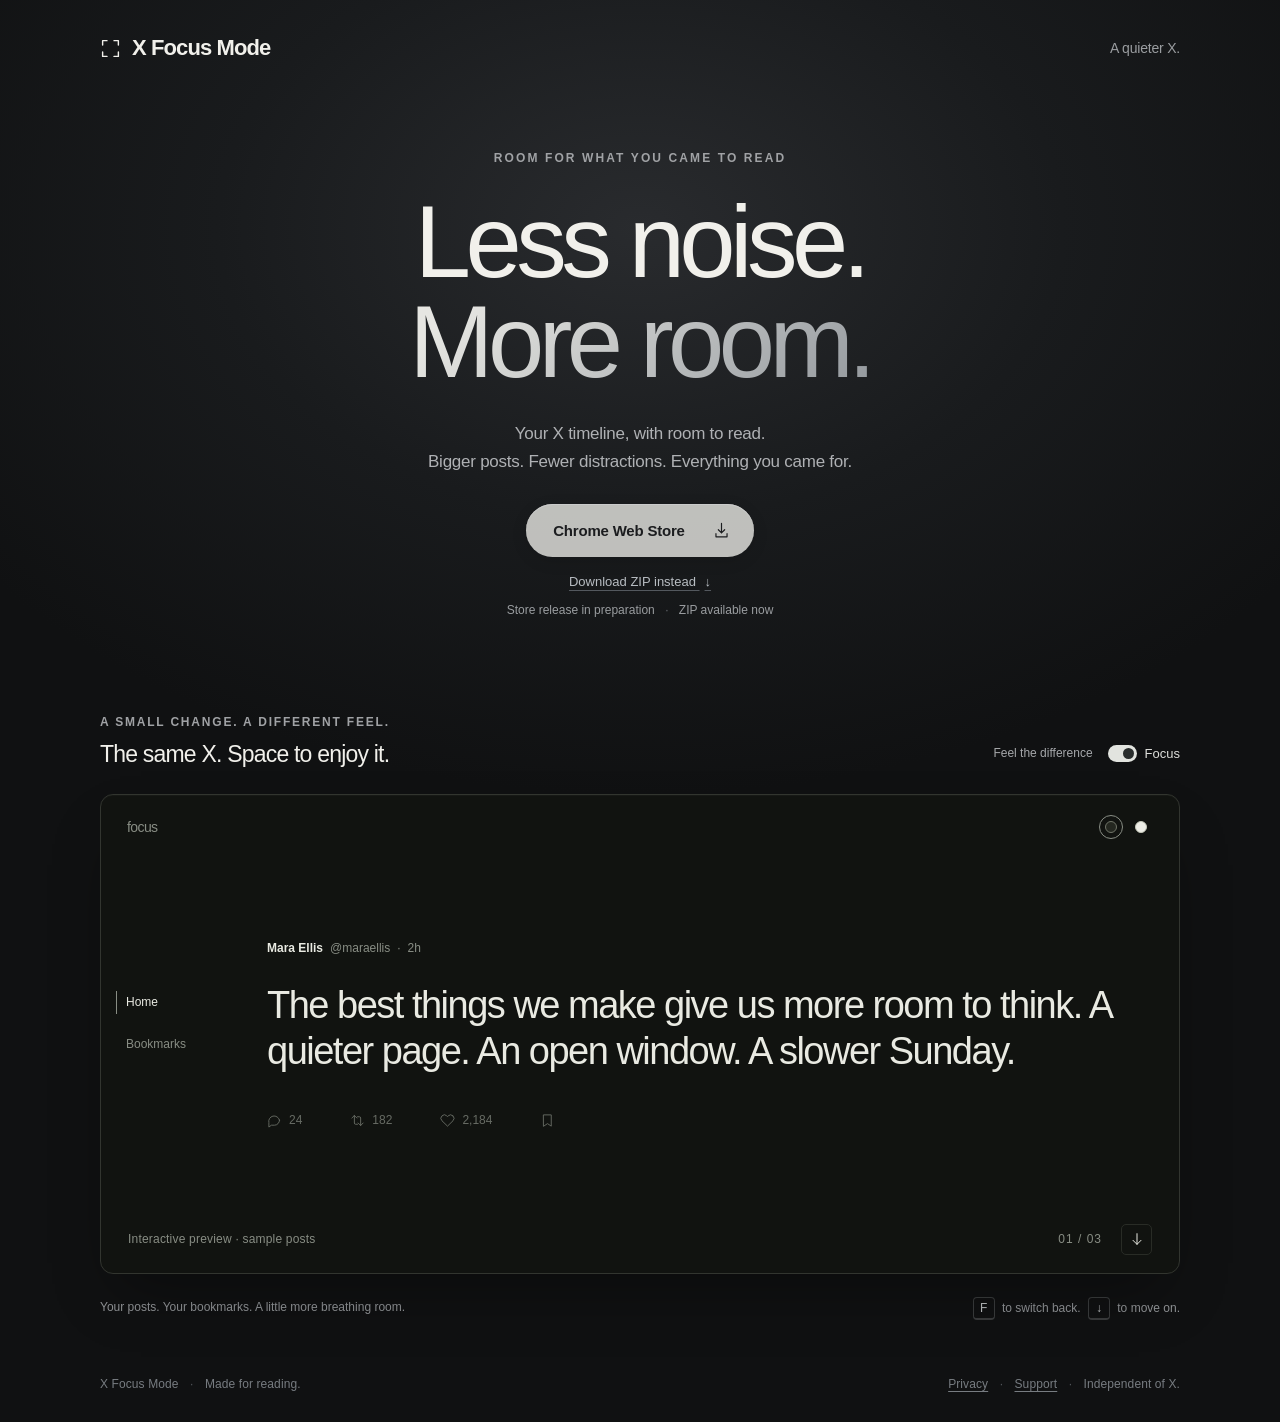
<file: index.html>
<!doctype html>
<html lang="en">
<head>
  <meta charset="UTF-8">
  <meta name="viewport" content="width=device-width, initial-scale=1">
  <meta name="theme-color" content="#101112">
  <title>X Focus Mode — a quieter X</title>
  <meta name="description" content="Your X timeline, with room to read. Get X Focus Mode for Chrome: a quieter layout, readable posts, and your bookmarks, all in one place.">
  <meta property="og:title" content="X Focus Mode — a quieter X">
  <meta property="og:description" content="Less noise. More room. Download the Chrome extension that gives your X timeline room to breathe.">
  <meta property="og:type" content="website">
  <meta property="og:url" content="https://belfiore.github.io/x-focus-mode">
  <link rel="canonical" href="https://belfiore.github.io/x-focus-mode/">
  <meta property="og:image" content="https://belfiore.github.io/x-focus-mode/social-card.png">
  <meta property="og:image:width" content="1400">
  <meta property="og:image:height" content="560">
  <meta property="og:image:alt" content="X Focus Mode — Less noise. More room.">
  <meta name="twitter:card" content="summary_large_image">
  <link rel="icon" type="image/svg+xml" href="icon.svg">
  <link rel="stylesheet" href="styles.css">
  <script src="app.js" defer></script>
</head>
<body>
  <header class="site-header wrap">
    <a class="brand" href="#top" aria-label="X Focus Mode home"><svg viewBox="0 0 24 24" fill="none" aria-hidden="true"><path d="M8 3H3v5M16 3h5v5M3 16v5h5M21 16v5h-5"/></svg><span>X Focus Mode</span></a>
    <span class="header-note">A quieter X.</span>
  </header>
  <main id="top">
    <section class="hero wrap" aria-labelledby="hero-title">
      <p class="eyebrow enter">ROOM FOR WHAT YOU CAME TO READ</p>
      <h1 class="enter" id="hero-title">Less noise.<br><span>More room.</span></h1>
      <p class="hero-copy enter">Your X timeline, with room to read.<br> Bigger posts. Fewer distractions. Everything you came for.</p>
      <div class="download-group enter">
        <button class="download-button store-pending" type="button" disabled aria-label="Chrome Web Store release is being prepared"><span>Chrome Web Store</span><svg viewBox="0 0 24 24" fill="none" aria-hidden="true"><path d="M12 3v12m-4-4 4 4 4-4M5 16v4h14v-4"/></svg></button>
        <a class="zip-download" href="downloads/x-focus-mode-1.0.0.zip" download="x-focus-mode-1.0.0.zip">Download ZIP instead <span aria-hidden="true">↓</span></a>
        <p class="download-note">Store release in preparation <span>·</span> ZIP available now</p>
        <p class="download-status" role="status" aria-live="polite"></p>
      </div>
    </section>

    <section class="experience wrap" aria-labelledby="experience-title">
      <div class="experience-heading">
        <div><p class="eyebrow">A SMALL CHANGE. A DIFFERENT FEEL.</p><h2 id="experience-title">The same X. Space to enjoy it.</h2></div>
        <div class="preview-control"><span id="compare-label">Feel the difference</span><button id="reader-toggle" class="reader-toggle" role="switch" aria-checked="true" aria-label="Focus preview"><span class="toggle-track"><span></span></span><span>Focus</span></button></div>
      </div>
      <div class="reader-preview" id="reader-preview" data-reader="true" data-theme="dark">
        <div class="preview-top"><span class="preview-brand">focus<span class="preview-original">X</span></span><div class="preview-appearance" role="group" aria-label="Preview appearance"><button class="appearance active" data-theme="dark" aria-label="Black appearance" aria-pressed="true"><span class="swatch black"></span></button><button class="appearance" data-theme="light" aria-label="White appearance" aria-pressed="false"><span class="swatch white"></span></button></div></div>
        <nav class="preview-nav" aria-label="Preview feed"><button class="selected" data-feed="home" aria-current="page">Home</button><button data-feed="bookmarks">Bookmarks</button><span class="native-only">Explore</span><span class="native-only">Notifications</span><span class="native-only">Messages</span></nav>
        <div class="post-stage"><article class="preview-post" aria-live="polite" aria-atomic="true"><p class="post-author"><span class="avatar">m</span><strong id="author">Mara Ellis</strong><span id="handle">@maraellis</span><span>·</span><span>2h</span></p><p class="post-copy" id="post-copy">The best things we make give us more room to think. A quieter page. An open window. A slower Sunday.</p><div class="post-actions" aria-hidden="true"><span><svg viewBox="0 0 24 24"><path d="M20 11.5a8 8 0 0 1-8 8H7l-4 3v-7a8 8 0 1 1 17-4Z"/></svg>24</span><span><svg viewBox="0 0 24 24"><path d="m3 8 4-4 4 4M7 4v12a2 2 0 0 0 2 2h3m9-2-4 4-4-4m4 4V8a2 2 0 0 0-2-2h-3"/></svg>182</span><span><svg viewBox="0 0 24 24"><path d="M20.8 4.6a5.5 5.5 0 0 0-7.8 0L12 5.7l-1.1-1.1a5.5 5.5 0 0 0-7.8 7.8L12 21l8.8-8.6a5.5 5.5 0 0 0 0-7.8Z"/></svg>2,184</span><svg viewBox="0 0 24 24"><path d="M6 3h12v18l-6-4-6 4Z"/></svg></div></article></div>
        <aside class="preview-noise native-only" aria-hidden="true"><span>What’s happening</span><div>Trending now<i></i><i></i></div><div>More for you<i></i><i></i></div></aside>
        <div class="preview-bottom"><span class="sample-label">Interactive preview · sample posts</span><div class="post-stepper"><span id="post-position">01 / 03</span><button id="next-post" aria-label="Next preview post" title="Next post"><svg viewBox="0 0 24 24" fill="none" aria-hidden="true"><path d="M12 4v16m-6-6 6 6 6-6"/></svg></button></div></div>
      </div>
      <div class="experience-footer"><p>Your posts. Your bookmarks. A little more breathing room.</p><span><kbd>F</kbd> to switch back. <kbd>↓</kbd> to move on.</span></div>
    </section>
  </main>
  <footer class="site-footer wrap"><span>X Focus Mode <span class="footer-dot">·</span> Made for reading.</span><span><a href="privacy.html">Privacy</a> <span class="footer-dot">·</span> <a href="https://github.com/Belfiore/x-focus-mode/issues">Support</a> <span class="footer-dot">·</span> Independent of X.</span></footer>
</body>
</html>
</file>
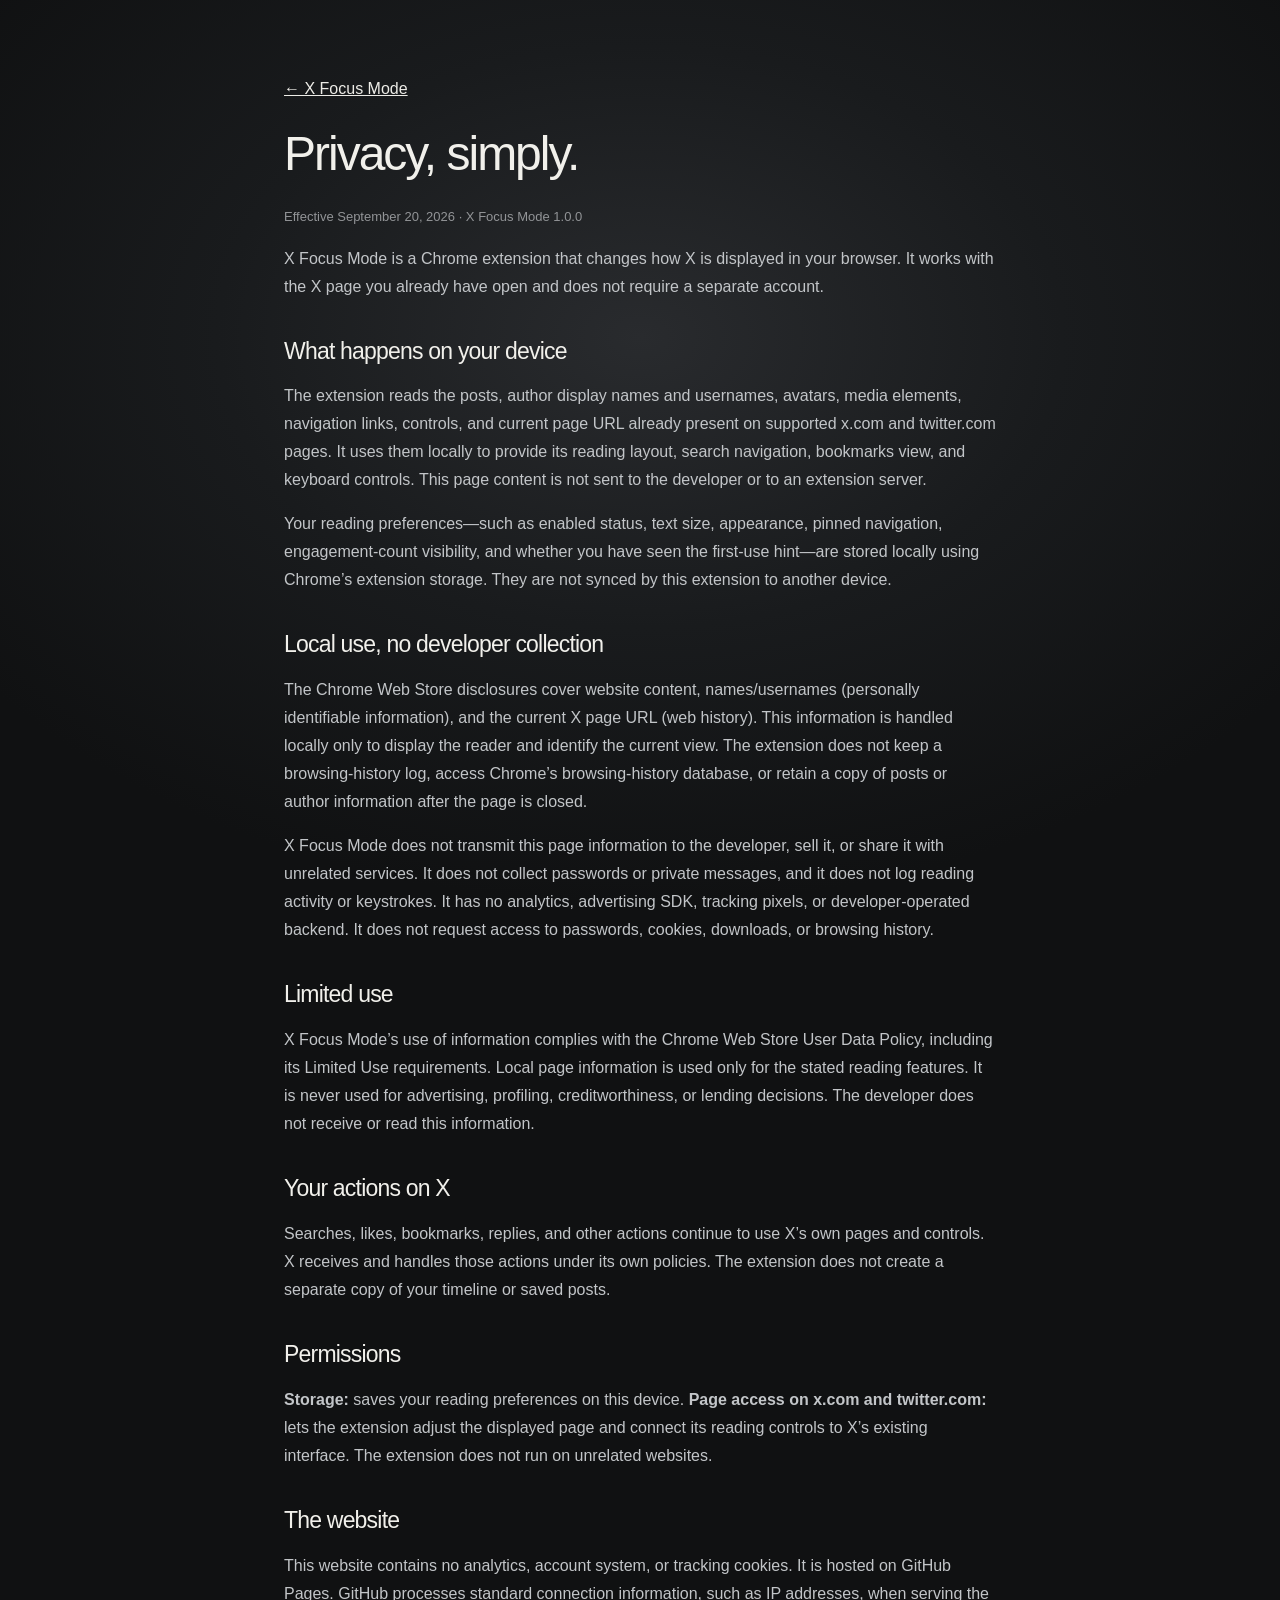
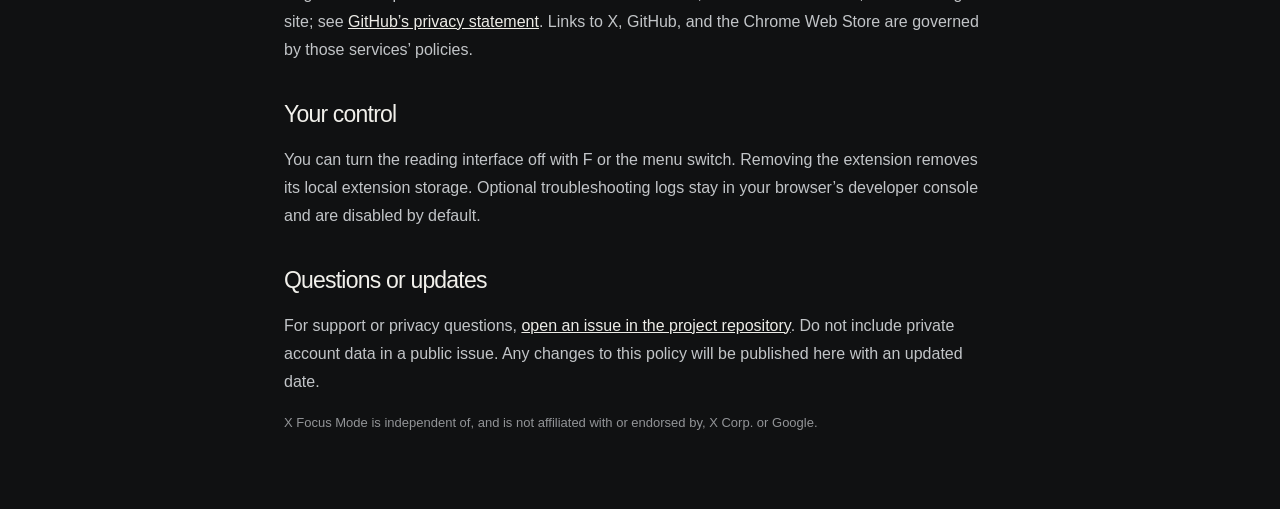
<file: privacy.html>
<!doctype html>
<html lang="en"><head><meta charset="utf-8"><meta name="viewport" content="width=device-width,initial-scale=1"><meta name="theme-color" content="#101112"><title>Privacy — X Focus Mode</title><meta name="description" content="How X Focus Mode handles data: local reading preferences, no analytics, and no transmission of your timeline to the developer."><link rel="stylesheet" href="styles.css"></head>
<body><main class="policy"><a href="./">← X Focus Mode</a><h1>Privacy, simply.</h1><p class="meta">Effective September 20, 2026 · X Focus Mode 1.0.0</p><p>X Focus Mode is a Chrome extension that changes how X is displayed in your browser. It works with the X page you already have open and does not require a separate account.</p>
<h2>What happens on your device</h2><p>The extension reads the posts, author display names and usernames, avatars, media elements, navigation links, controls, and current page URL already present on supported x.com and twitter.com pages. It uses them locally to provide its reading layout, search navigation, bookmarks view, and keyboard controls. This page content is not sent to the developer or to an extension server.</p><p>Your reading preferences—such as enabled status, text size, appearance, pinned navigation, engagement-count visibility, and whether you have seen the first-use hint—are stored locally using Chrome’s extension storage. They are not synced by this extension to another device.</p>
<h2>Local use, no developer collection</h2><p>The Chrome Web Store disclosures cover website content, names/usernames (personally identifiable information), and the current X page URL (web history). This information is handled locally only to display the reader and identify the current view. The extension does not keep a browsing-history log, access Chrome’s browsing-history database, or retain a copy of posts or author information after the page is closed.</p><p>X Focus Mode does not transmit this page information to the developer, sell it, or share it with unrelated services. It does not collect passwords or private messages, and it does not log reading activity or keystrokes. It has no analytics, advertising SDK, tracking pixels, or developer-operated backend. It does not request access to passwords, cookies, downloads, or browsing history.</p>
<h2>Limited use</h2><p>X Focus Mode’s use of information complies with the Chrome Web Store User Data Policy, including its Limited Use requirements. Local page information is used only for the stated reading features. It is never used for advertising, profiling, creditworthiness, or lending decisions. The developer does not receive or read this information.</p>
<h2>Your actions on X</h2><p>Searches, likes, bookmarks, replies, and other actions continue to use X’s own pages and controls. X receives and handles those actions under its own policies. The extension does not create a separate copy of your timeline or saved posts.</p>
<h2>Permissions</h2><p><strong>Storage:</strong> saves your reading preferences on this device. <strong>Page access on x.com and twitter.com:</strong> lets the extension adjust the displayed page and connect its reading controls to X’s existing interface. The extension does not run on unrelated websites.</p>
<h2>The website</h2><p>This website contains no analytics, account system, or tracking cookies. It is hosted on GitHub Pages. GitHub processes standard connection information, such as IP addresses, when serving the site; see <a href="https://docs.github.com/en/site-policy/privacy-policies/github-general-privacy-statement">GitHub’s privacy statement</a>. Links to X, GitHub, and the Chrome Web Store are governed by those services’ policies.</p>
<h2>Your control</h2><p>You can turn the reading interface off with F or the menu switch. Removing the extension removes its local extension storage. Optional troubleshooting logs stay in your browser’s developer console and are disabled by default.</p>
<h2>Questions or updates</h2><p>For support or privacy questions, <a href="https://github.com/Belfiore/x-focus-mode/issues">open an issue in the project repository</a>. Do not include private account data in a public issue. Any changes to this policy will be published here with an updated date.</p><p class="meta">X Focus Mode is independent of, and is not affiliated with or endorsed by, X Corp. or Google.</p></main></body></html>
</file>
<file: styles.css>
@charset "UTF-8";
:root{color-scheme:dark;--bg:#101112;--text:#f1f0eb;--muted:#929497;--line:rgba(255,255,255,.1);font-family:-apple-system,BlinkMacSystemFont,"Segoe UI",Helvetica,Arial,sans-serif;font-synthesis:none}
*{box-sizing:border-box}html{scroll-behavior:smooth}body{margin:0;color:var(--text);background:radial-gradient(ellipse 75% 660px at 50% 16%,#292b2e 0%,#191b1d 44%,#101112 86%);min-width:320px}button,a{-webkit-tap-highlight-color:transparent}button{font:inherit}button,a{touch-action:manipulation}button{cursor:pointer}button:focus-visible,a:focus-visible{outline:2px solid #e7e7e3;outline-offset:5px}a{color:inherit}svg{flex-shrink:0;stroke:currentColor;stroke-width:1.5;stroke-linecap:round;stroke-linejoin:round}.wrap{width:min(1080px,calc(100% - 96px));margin-inline:auto}.site-header{display:flex;align-items:center;justify-content:space-between;padding-top:35px}.brand{display:flex;align-items:center;gap:11px;text-decoration:none;font-size:26px;font-weight:550;letter-spacing:-1.4px}.brand svg{width:21px;height:21px;stroke-width:1.6}.header-note{font-size:14px;color:#9a9da0;letter-spacing:-.2px}.hero{text-align:center;padding:88px 0 65px}.eyebrow{font-size:12px;font-weight:550;letter-spacing:2.1px;color:#a0a2a5;margin:0 0 24px;line-height:1.6}h1{font-size:clamp(64px,7.9vw,104px);line-height:.99;font-weight:530;letter-spacing:-.055em;margin:0}h1 span{background:linear-gradient(135deg,#e6e6e2 12%,#92979c 100%);background-clip:text;-webkit-background-clip:text;color:transparent}h1 br{line-height:1.08}.hero-copy{font-size:17px;line-height:1.65;letter-spacing:-.25px;color:#afb1b4;margin:28px 0 27px}.download-group{display:flex;align-items:center;flex-direction:column;position:relative}.download-button{display:inline-flex;align-items:center;gap:27px;background:#efefea;color:#1d1e20;padding:17px 23px 17px 27px;border-radius:100px;text-decoration:none;font-size:15px;font-weight:600;letter-spacing:-.2px;box-shadow:0 1px 0 rgba(255,255,255,.9) inset,0 4px 18px rgba(0,0,0,.15);transition:background .2s,transform .25s,box-shadow .25s;overflow:hidden;position:relative}.download-button svg{width:19px;height:19px;transition:transform .25s}.download-button:hover{background:#fff;transform:translateY(-2px);box-shadow:0 0 30px rgba(255,255,255,.08),0 9px 24px rgba(0,0,0,.2)}.download-button:hover svg{transform:translateY(2px)}.download-button:active{transform:translateY(0) scale(.98)}.download-note{font-size:12px;color:#9a9da0;line-height:1.6;margin:15px 0 0}.download-note span{padding:0 7px;color:#64686d}.download-status{position:absolute;top:100%;margin:9px 0 0;font-size:12px;color:#c6c8c9}.experience{padding-top:28px}.experience-heading{display:flex;align-items:flex-end;justify-content:space-between;gap:20px;margin:0 0 24px}.experience-heading .eyebrow{font-size:12px;margin-bottom:8px;letter-spacing:1.8px}h2{font-size:23px;font-weight:450;line-height:1.3;letter-spacing:-.8px;margin:0}.preview-control{display:flex;align-items:center;gap:15px;padding-bottom:1px;font-size:12px;color:#a6a8ab}.reader-toggle{display:flex;align-items:center;gap:8px;background:transparent;color:#dddeda;border:0;padding:7px 0;font-size:13px}.toggle-track{display:block;width:29px;height:17px;border-radius:20px;background:#e2e4df;transition:background .25s;position:relative}.toggle-track>span{display:block;position:absolute;top:3px;left:15px;width:11px;height:11px;border-radius:50%;background:#292d2c;transition:left .25s,background .25s}.reader-toggle[aria-checked=false] .toggle-track{background:#44484a}.reader-toggle[aria-checked=false] .toggle-track>span{left:3px;background:#b8bcbd}.reader-preview{--paper:#111310;--ink:#e9eae2;--quiet:#888d84;--rule:#292c26;position:relative;display:grid;grid-template-columns:132px minmax(0,1fr);grid-template-rows:64px 360px 54px;background:var(--paper);border:1px solid #32352f;border-radius:13px;box-shadow:0 1px 0 rgba(255,255,255,.025) inset,0 30px 60px -20px rgba(0,0,0,.4);overflow:hidden;transition:background .35s,border-color .35s;color:var(--ink)}.reader-preview[data-theme=light]{--paper:#f5f4ee;--ink:#262722;--quiet:#72756b;--rule:#dbddd3;border-color:#dbddd3;color-scheme:light}.preview-top{display:flex;align-items:center;justify-content:space-between;padding:23px 26px;grid-column:1/-1;z-index:1}.preview-brand{font-size:14px;font-weight:500;letter-spacing:-.6px;color:var(--quiet);position:relative}.preview-original{display:none}.preview-appearance{display:flex;gap:6px}.appearance{width:24px;height:24px;padding:5px;border-radius:50%;border:1px solid transparent;background:transparent;display:grid;place-items:center}.appearance.active{border-color:var(--quiet)}.swatch{width:12px;height:12px;border-radius:50%;display:block}.swatch.black{background:#242720;border:1px solid #707468}.swatch.white{background:#edede6;border:1px solid #c5c8ba}.preview-nav{display:flex;flex-direction:column;align-items:flex-start;justify-content:center;gap:13px;padding-left:25px;padding-bottom:30px;grid-row:2}.preview-nav button,.preview-nav>span{background:none;border:0;padding:7px 0;color:var(--quiet);font-size:12px;line-height:1.3;text-align:left;position:relative}.preview-nav button.selected{color:var(--ink)}.preview-nav button.selected:before{content:"";width:1px;height:23px;background:var(--quiet);position:absolute;left:-10px;top:3px}.post-stage{display:flex;align-items:center;grid-column:2;grid-row:2;padding:15px 66px 24px 34px;min-width:0}.preview-post{width:100%;transition:opacity .17s,transform .17s}.preview-post.changing{opacity:0;transform:translateY(9px)}.post-author{display:flex;align-items:center;gap:7px;font-size:12px;color:var(--quiet);margin:0 0 27px;white-space:nowrap}.post-author strong{font-weight:550;color:var(--ink)}.avatar{display:none}.post-copy{font-size:clamp(25px,3.1vw,38px);letter-spacing:-1.5px;font-weight:400;line-height:1.22;margin:0;text-wrap:pretty;transition:font-size .35s,letter-spacing .35s}.post-actions{display:flex;align-items:center;gap:48px;color:var(--quiet);opacity:.72;font-size:12px;margin-top:38px}.post-actions span{display:flex;align-items:center;gap:7px}.post-actions svg{width:15px;height:15px;fill:none}.preview-bottom{grid-column:1/-1;display:flex;justify-content:space-between;align-items:center;padding:0 27px 13px;color:var(--quiet)}.sample-label{font-size:12px;letter-spacing:.2px}.post-stepper{display:flex;align-items:center;gap:19px;font-size:12px;font-variant-numeric:tabular-nums}.post-stepper>span{letter-spacing:1px}.post-stepper button{width:31px;height:31px;background:transparent;border:1px solid var(--rule);border-radius:5px;display:grid;place-items:center;color:var(--ink);transition:background .2s,transform .2s}.post-stepper button:hover{background:var(--rule);transform:translateY(2px)}.post-stepper svg{width:16px;height:16px}.native-only{display:none}.reader-preview[data-reader=false]{grid-template-columns:156px minmax(0,1fr) 220px;--paper:#08090a;--ink:#e7e9ea;--quiet:#868b90;--rule:#2d3337}.reader-preview[data-reader=false] .preview-brand{font-size:0}.reader-preview[data-reader=false] .preview-original{display:block;font-size:19px;color:var(--ink)}.reader-preview[data-reader=false] .preview-nav{padding-bottom:0;gap:8px}.reader-preview[data-reader=false] .native-only{display:block}.reader-preview[data-reader=false] .post-stage{padding:24px;border-inline:1px solid var(--rule);align-items:flex-start;padding-top:40px}.reader-preview[data-reader=false] .post-copy{font-size:19px;line-height:1.45;letter-spacing:-.25px}.reader-preview[data-reader=false] .post-author{flex-wrap:wrap;gap:5px;margin-bottom:14px}.reader-preview[data-reader=false] .post-actions{gap:23px;margin-top:24px}.reader-preview[data-reader=false] .preview-appearance{visibility:hidden}.preview-noise{grid-column:3;grid-row:2;margin:24px 19px;padding:15px 16px;border:1px solid var(--rule);border-radius:12px;align-self:start;font-size:13px;line-height:1.5}.preview-noise>span{font-weight:650}.preview-noise>div{font-size:12px;color:var(--quiet);margin-top:24px}.preview-noise i{display:block;height:5px;background:#262a2c;margin-top:8px;border-radius:3px}.preview-noise i:last-child{width:64%}.experience-footer{display:flex;align-items:center;justify-content:space-between;gap:20px;margin-top:23px;color:#919497;font-size:12px;line-height:1.8}.experience-footer p{margin:0}.experience-footer>span{white-space:nowrap}kbd{font-family:inherit;border:1px solid #3a3c3d;border-bottom-width:2px;border-radius:4px;display:inline-flex;align-items:center;justify-content:center;width:22px;height:23px;font-size:12px;color:#bdc0c2;line-height:1;margin:0 4px}.site-footer{display:flex;justify-content:space-between;gap:20px;padding-block:57px 31px;font-size:12px;color:#777c81;letter-spacing:.1px}.footer-dot{padding:0 8px;color:#51555a}.enter{animation:arrive .8s cubic-bezier(.18,.67,.25,1) both}.hero h1{animation-delay:.08s}.hero-copy{animation-delay:.16s}.download-group{animation-delay:.23s}@keyframes arrive{from{opacity:0;transform:translateY(14px)}to{opacity:1;transform:translateY(0)}}
@media(min-width:1500px){.hero{padding-top:110px;padding-bottom:86px}}
@media(max-width:800px){.wrap{width:calc(100% - 48px)}.site-header{padding-top:25px}.hero{padding:76px 0 63px}.experience-heading{align-items:flex-start}.preview-control{gap:0}.preview-control>span{display:none}.post-stage{padding:15px 30px 24px 20px}.reader-preview{grid-template-columns:112px minmax(0,1fr);grid-template-rows:60px 320px 54px}.post-copy{letter-spacing:-1px}.reader-preview[data-reader=false]{grid-template-columns:125px minmax(0,1fr)}.reader-preview[data-reader=false] .preview-noise{display:none}.post-actions{gap:30px}.experience-footer{align-items:flex-start;flex-direction:column;gap:9px}.experience-heading .eyebrow{font-size:12px}h2{font-size:21px}}
@media(max-width:540px){.wrap{width:calc(100% - 40px)}.brand{font-size:24px}.header-note{font-size:12px}.hero{padding-top:64px;padding-bottom:48px}.hero>.eyebrow{font-size:12px;letter-spacing:1.8px;margin-bottom:25px}h1{font-size:72px}.hero-copy{font-size:16px;line-height:1.7;margin-top:25px;max-width:310px;margin-inline:auto}.hero-copy br{display:none}.download-button{font-size:15px;padding-block:16px}.download-note{font-size:12px}.download-note span{padding-inline:4px}.experience{padding-top:24px}.experience-heading{margin-bottom:18px;gap:14px}h2{font-size:19px;letter-spacing:-.65px;max-width:230px}.experience-heading .eyebrow{font-size:12px;letter-spacing:1.1px}.preview-control{padding-top:19px}.reader-toggle{font-size:12px;gap:6px}.reader-preview{display:grid;grid-template-columns:1fr;grid-template-rows:52px 38px 290px 49px;border-radius:10px}.preview-top{padding:18px 19px}.preview-nav{grid-column:1;grid-row:2;flex-direction:row;align-items:center;justify-content:flex-start;padding:0 22px;gap:18px}.preview-nav button{font-size:12px}.preview-nav button.selected:before{height:1px;width:100%;left:0;top:auto;bottom:0}.post-stage{grid-column:1;grid-row:3;padding:20px 23px}.post-author{font-size:12px;gap:5px;margin-bottom:22px}.post-copy{font-size:28px;letter-spacing:-1.1px;line-height:1.24}.post-actions{gap:26px;margin-top:27px}.preview-bottom{grid-row:4;padding-inline:20px}.sample-label{font-size:12px}.post-stepper{gap:13px;font-size:12px}.reader-preview[data-reader=false]{grid-template-columns:1fr}.reader-preview[data-reader=false] .preview-nav{padding:0 22px;gap:18px}.reader-preview[data-reader=false] .preview-nav .native-only{display:none}.reader-preview[data-reader=false] .post-stage{grid-column:1;grid-row:3;padding:20px 23px;align-items:center;border-inline:0;border-top:1px solid var(--rule)}.reader-preview[data-reader=false] .post-copy{font-size:18px}.experience-footer{font-size:12px;gap:10px;margin-top:18px}.site-footer{padding-block:39px 25px;font-size:12px;gap:12px}.footer-dot{padding:0 4px}}
@media(max-width:360px){h1{font-size:63px}.post-copy{font-size:25px}.post-actions{gap:21px}.download-note{font-size:12px}}
@media(prefers-reduced-motion:reduce){html{scroll-behavior:auto}*,*:before,*:after{animation:none!important;transition:none!important}.download-button:hover,.post-stepper button:hover{transform:none}.preview-post.changing{transform:none}}

.brand{letter-spacing:-.9px;font-size:22px}.download-button{border:0}.download-button.store-pending{cursor:default;opacity:.78}.download-button.store-pending:hover{transform:none}.zip-download{margin-top:17px;font-size:13px;color:#b8bdc2;text-underline-offset:4px;text-decoration-color:#53585e;transition:color .2s}.zip-download:hover{color:white}.zip-download span{margin-left:5px}.download-note{margin-top:12px}.site-footer a{color:inherit;text-underline-offset:3px}.site-footer{flex-wrap:wrap}.policy{max-width:760px;margin:75px auto;padding:0 24px;font-size:16px;line-height:1.75;color:#c2c5c8}.policy h1{font-size:48px;line-height:1.1;color:#f1f0eb;letter-spacing:-2px;margin:25px 0}.policy h2{font-size:23px;color:#f1f0eb;margin:36px 0 12px}.policy a{color:#edece7}.policy .meta{font-size:13px;color:#929497}@media(max-width:540px){.brand{font-size:19px}.header-note{font-size:12px}.download-note{font-size:12px;max-width:290px}.policy h1{font-size:38px}}
</file>
